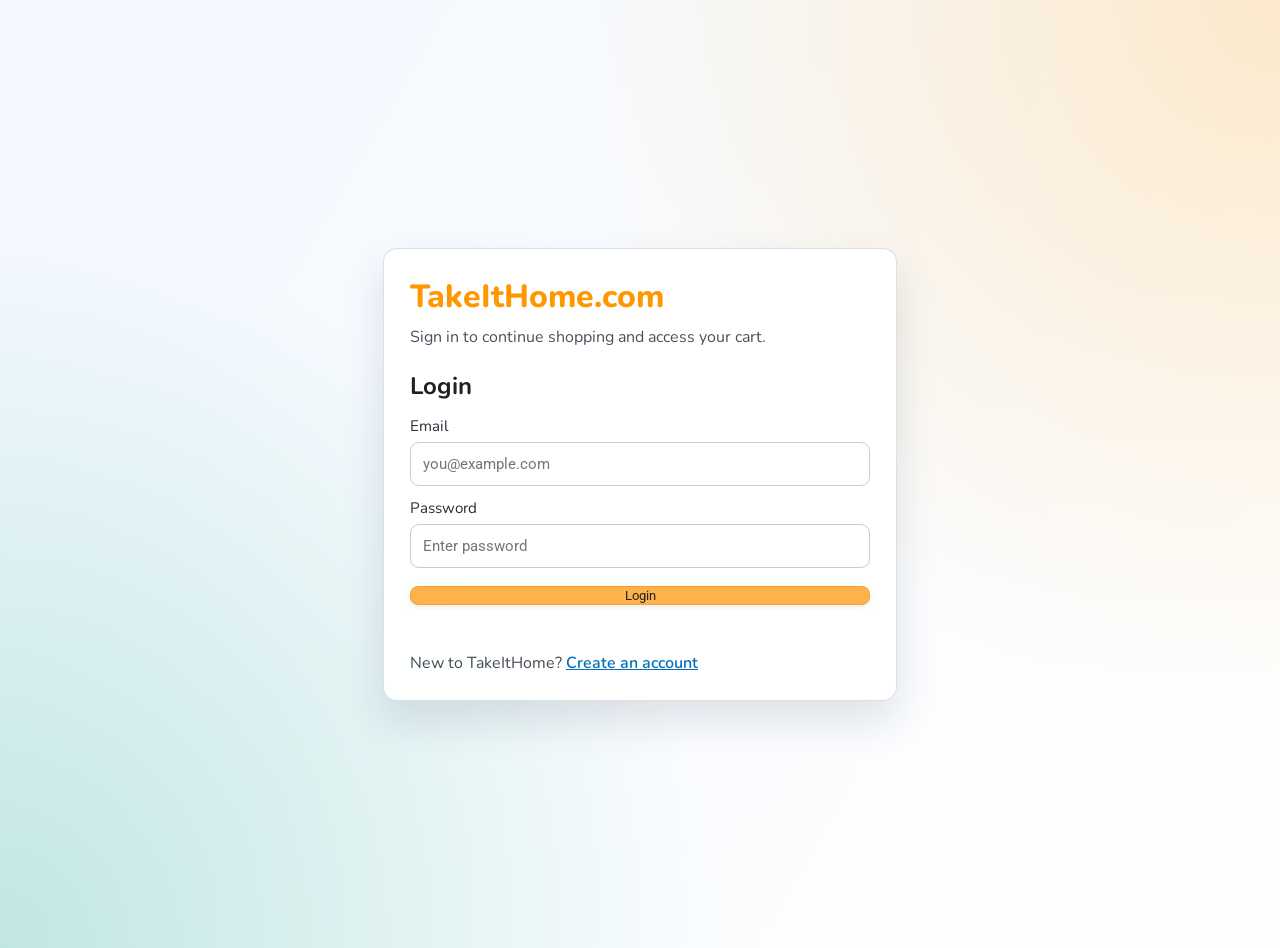
<file: login.html>
<!DOCTYPE html>
<html>
  <head>
    <title>TakeItHome.com | Login</title>
    <meta name="viewport" content="width=device-width, initial-scale=1">

    <link rel="preconnect" href="https://fonts.googleapis.com">
    <link rel="preconnect" href="https://fonts.gstatic.com" crossorigin>
    <link href="https://fonts.googleapis.com/css2?family=Nunito:wght@500;700;800&family=Roboto:wght@400;500;700&display=swap" rel="stylesheet">

    <link rel="stylesheet" href="styles/shared/general.css">
    <link rel="stylesheet" href="styles/pages/auth.css">
  </head>
  <body>
    <main class="auth-page">
      <section class="auth-panel">
        <a href="index.html" class="auth-brand-link">TakeItHome.com</a>
        <p class="auth-tagline">Sign in to continue shopping and access your cart.</p>

        <form class="auth-form js-login-form">
          <h1>Login</h1>
          <label>
            Email
            <input name="email" type="email" placeholder="you@example.com" required>
          </label>
          <label>
            Password
            <input name="password" type="password" placeholder="Enter password" required>
          </label>
          <button class="button-primary" type="submit">Login</button>
          <p class="auth-message js-auth-message"></p>
        </form>

        <p class="auth-switch">New to TakeItHome? <a href="signup.html">Create an account</a></p>
      </section>
    </main>

    <script type="module" src="scripts/auth-page.js"></script>
  </body>
</html>
</file>
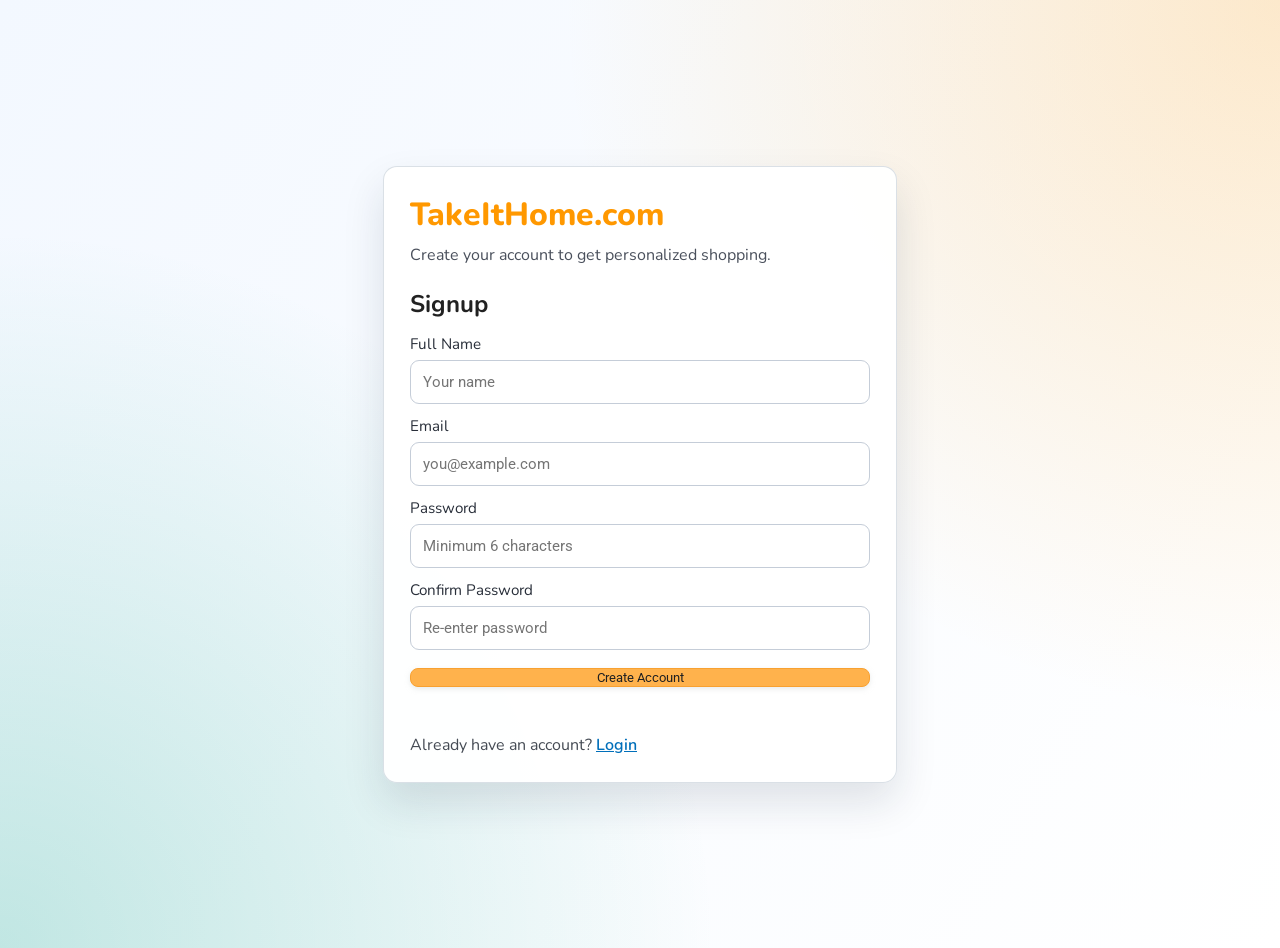
<file: signup.html>
<!DOCTYPE html>
<html>
  <head>
    <title>TakeItHome.com | Signup</title>
    <meta name="viewport" content="width=device-width, initial-scale=1">

    <link rel="preconnect" href="https://fonts.googleapis.com">
    <link rel="preconnect" href="https://fonts.gstatic.com" crossorigin>
    <link href="https://fonts.googleapis.com/css2?family=Nunito:wght@500;700;800&family=Roboto:wght@400;500;700&display=swap" rel="stylesheet">

    <link rel="stylesheet" href="styles/shared/general.css">
    <link rel="stylesheet" href="styles/pages/auth.css">
  </head>
  <body>
    <main class="auth-page">
      <section class="auth-panel">
        <a href="index.html" class="auth-brand-link">TakeItHome.com</a>
        <p class="auth-tagline">Create your account to get personalized shopping.</p>

        <form class="auth-form js-signup-form">
          <h1>Signup</h1>
          <label>
            Full Name
            <input name="name" type="text" placeholder="Your name" required>
          </label>
          <label>
            Email
            <input name="email" type="email" placeholder="you@example.com" required>
          </label>
          <label>
            Password
            <input name="password" type="password" placeholder="Minimum 6 characters" required>
          </label>
          <label>
            Confirm Password
            <input name="confirmPassword" type="password" placeholder="Re-enter password" required>
          </label>
          <button class="button-primary" type="submit">Create Account</button>
          <p class="auth-message js-auth-message"></p>
        </form>

        <p class="auth-switch">Already have an account? <a href="login.html">Login</a></p>
      </section>
    </main>

    <script type="module" src="scripts/auth-page.js"></script>
  </body>
</html>
</file>
<file: styles/shared/general.css>
html {
  scroll-behavior: smooth;
}

body {
  font-family: Nunito, Roboto, Arial;
  color: rgb(33, 33, 33);
  background-color: rgb(247, 249, 251);
  /* The <body> element has a default margin of 8px
     on all sides. This removes the default margins. */
  margin: 0;
}

/* <p> elements have a default margin on the top
   and bottom. This removes the default margins. */
p {
  margin: 0;
}

button {
  cursor: pointer;
}

select {
  cursor: pointer;
}

input, select, button {
  font-family: Roboto, Arial;
}

.button-primary {
  color: rgb(33, 33, 33);
  background-color: rgb(255, 178, 76);
  border: 1px solid rgb(248, 161, 49);
  border-radius: 8px;
  cursor: pointer;
  box-shadow: 0 2px 5px rgba(213, 217, 217, 0.5);
}

.button-primary:hover {
  background-color: rgb(255, 166, 53);
  border: 1px solid rgb(236, 149, 35);
}

.button-primary:active {
  background: rgb(255, 178, 76);
  border-color: rgb(248, 161, 49);
  box-shadow: none;
}

.button-secondary {
  color: rgb(33, 33, 33);
  background: white;
  border: 1px solid rgb(213, 217, 217);
  border-radius: 8px;
  cursor: pointer;
  box-shadow: 0 2px 5px rgba(213, 217, 217, 0.5);
}

.button-secondary:hover {
  background-color: rgb(247, 250, 250);
}

.button-secondary:active {
  background-color: rgb(237, 253, 255);
  box-shadow: none;
}

/* These styles will limit text to 2 lines. Anything
   beyond 2 lines will be replaced with "..."
   You can find this code by using an A.I. tool or by
   searching in Google.
   https://css-tricks.com/almanac/properties/l/line-clamp/ */
.limit-text-to-2-lines {
  display: -webkit-box;
  -webkit-line-clamp: 2;
  -webkit-box-orient: vertical;
  overflow: hidden;
}

.link-primary {
  color: rgb(1, 124, 182);
  cursor: pointer;
}

.link-primary:hover {
  color: rgb(196, 80, 0);
}

.site-footer {
  margin-top: 26px;
  padding: 22px 18px;
  text-align: center;
  background: linear-gradient(90deg, rgb(9, 48, 82), rgb(16, 89, 117));
  color: rgb(233, 242, 247);
}

.site-footer p {
  margin: 0;
}

.footer-tagline {
  margin-top: 6px;
  font-size: 14px;
  opacity: 0.93;
}

/* Styles for dropdown selectors. */
select {
  color: rgb(33, 33, 33);
  background-color: rgb(240, 240, 240);
  border: 1px solid rgb(213, 217, 217);
  border-radius: 8px;
  padding: 3px 5px;
  font-size: 15px;
  cursor: pointer;
  box-shadow: 0 2px 5px rgba(213, 217, 217, 0.5);
}

select:focus,
input:focus {
  outline: 2px solid rgb(255, 153, 0);
}
</file>
<file: styles/pages/auth.css>
.auth-page {
  min-height: 100vh;
  display: grid;
  place-items: center;
  padding: 24px;
  background:
    radial-gradient(circle at top right, rgba(255, 173, 51, 0.25), transparent 45%),
    radial-gradient(circle at bottom left, rgba(0, 160, 127, 0.22), transparent 45%),
    linear-gradient(120deg, rgb(243, 248, 255), rgb(255, 255, 255));
}

.auth-panel {
  width: min(460px, 100%);
  padding: 26px;
  border-radius: 14px;
  background: rgba(255, 255, 255, 0.95);
  border: 1px solid rgba(12, 52, 88, 0.15);
  box-shadow: 0 20px 42px rgba(15, 35, 60, 0.12);
}

.auth-brand-link {
  font-family: 'Nunito', sans-serif;
  font-size: 2rem;
  font-weight: 800;
  text-decoration: none;
  color: rgb(255, 152, 0);
}

.auth-tagline {
  margin: 8px 0 22px;
  color: rgb(74, 80, 92);
}

.auth-form h1 {
  margin-bottom: 14px;
}

.auth-form label {
  display: grid;
  gap: 6px;
  margin-bottom: 12px;
  font-size: 0.95rem;
  color: rgb(40, 46, 57);
}

.auth-form input {
  height: 42px;
  border-radius: 9px;
  border: 1px solid rgb(197, 205, 216);
  padding: 0 12px;
  font-size: 0.95rem;
}

.auth-form input:focus {
  outline: none;
  border-color: rgb(255, 152, 0);
  box-shadow: 0 0 0 3px rgba(255, 152, 0, 0.16);
}

.auth-form button {
  width: 100%;
  margin-top: 6px;
}

.auth-message {
  min-height: 20px;
  margin-top: 12px;
  font-size: 0.92rem;
}

.auth-message.success {
  color: rgb(19, 132, 68);
}

.auth-message.error {
  color: rgb(204, 50, 27);
}

.auth-switch {
  margin-top: 14px;
  color: rgb(69, 75, 84);
}

.auth-switch a {
  color: rgb(0, 111, 186);
  font-weight: 600;
}
</file>
